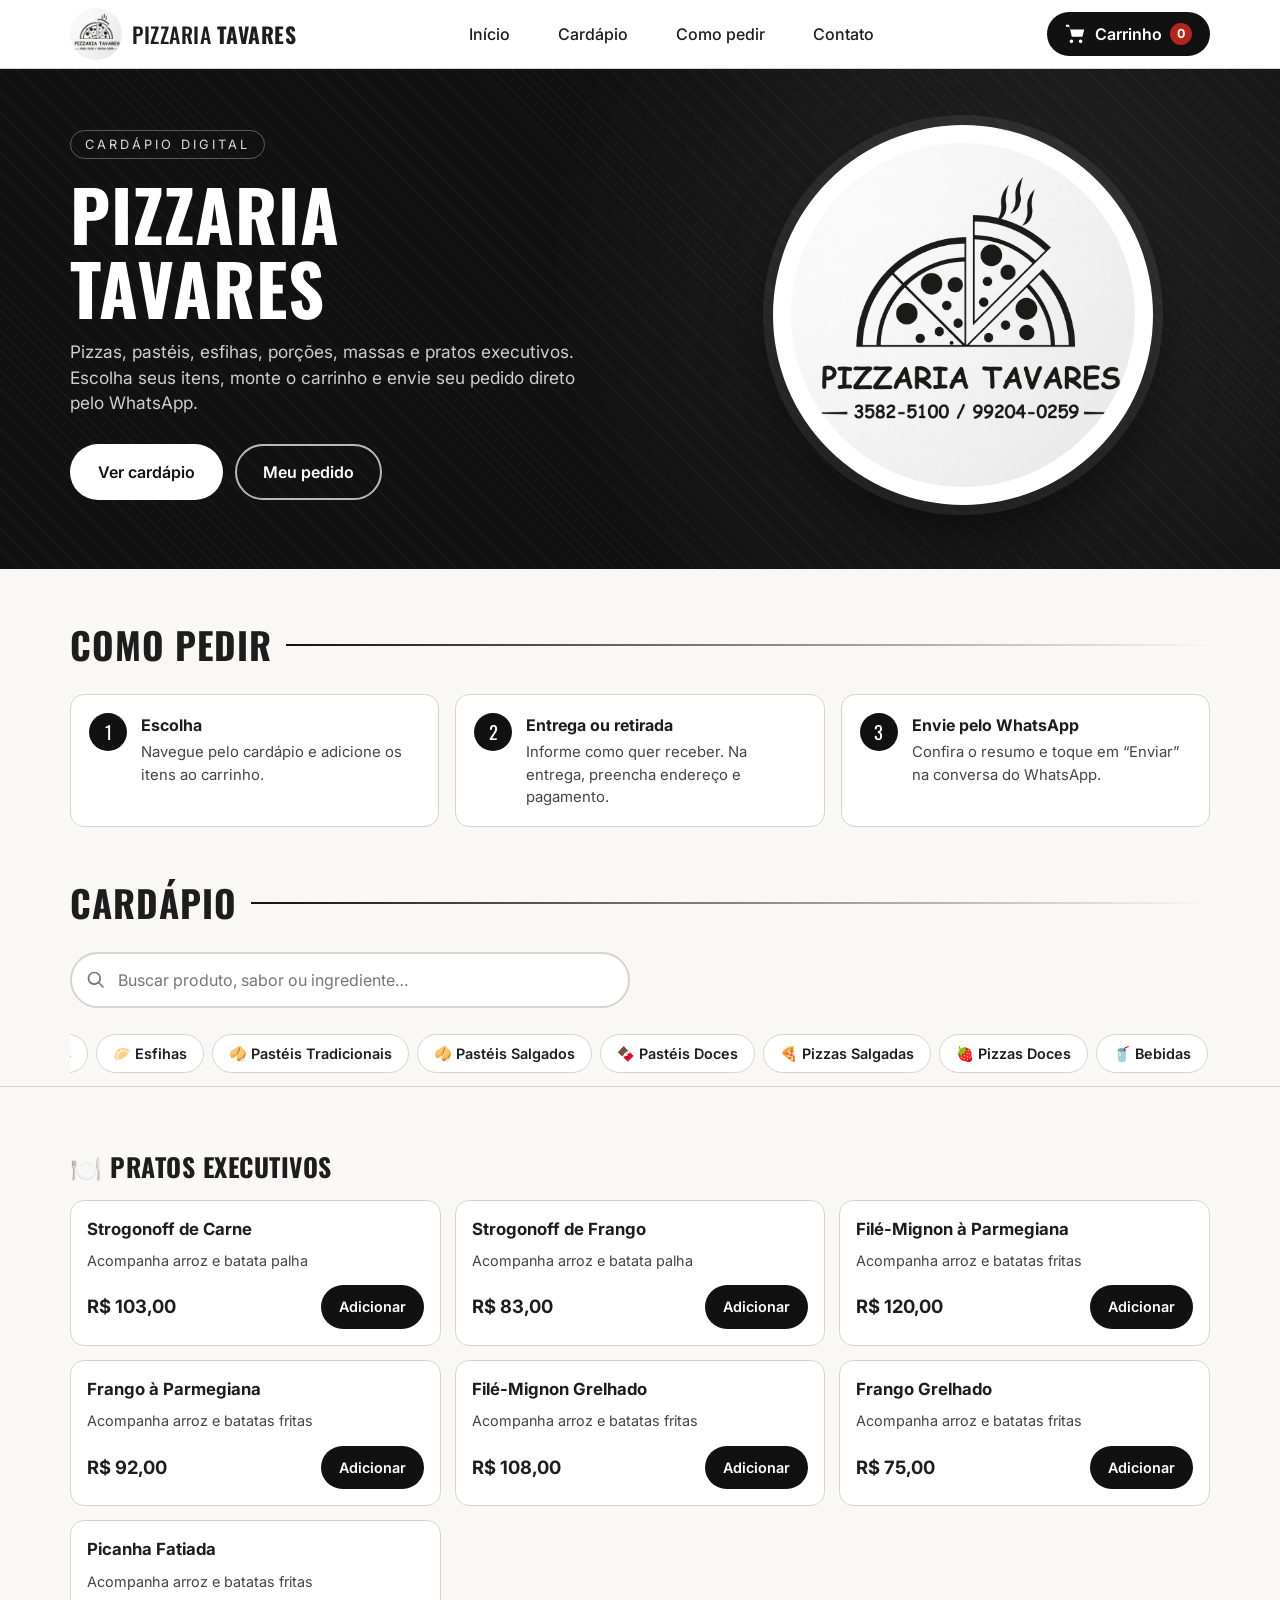
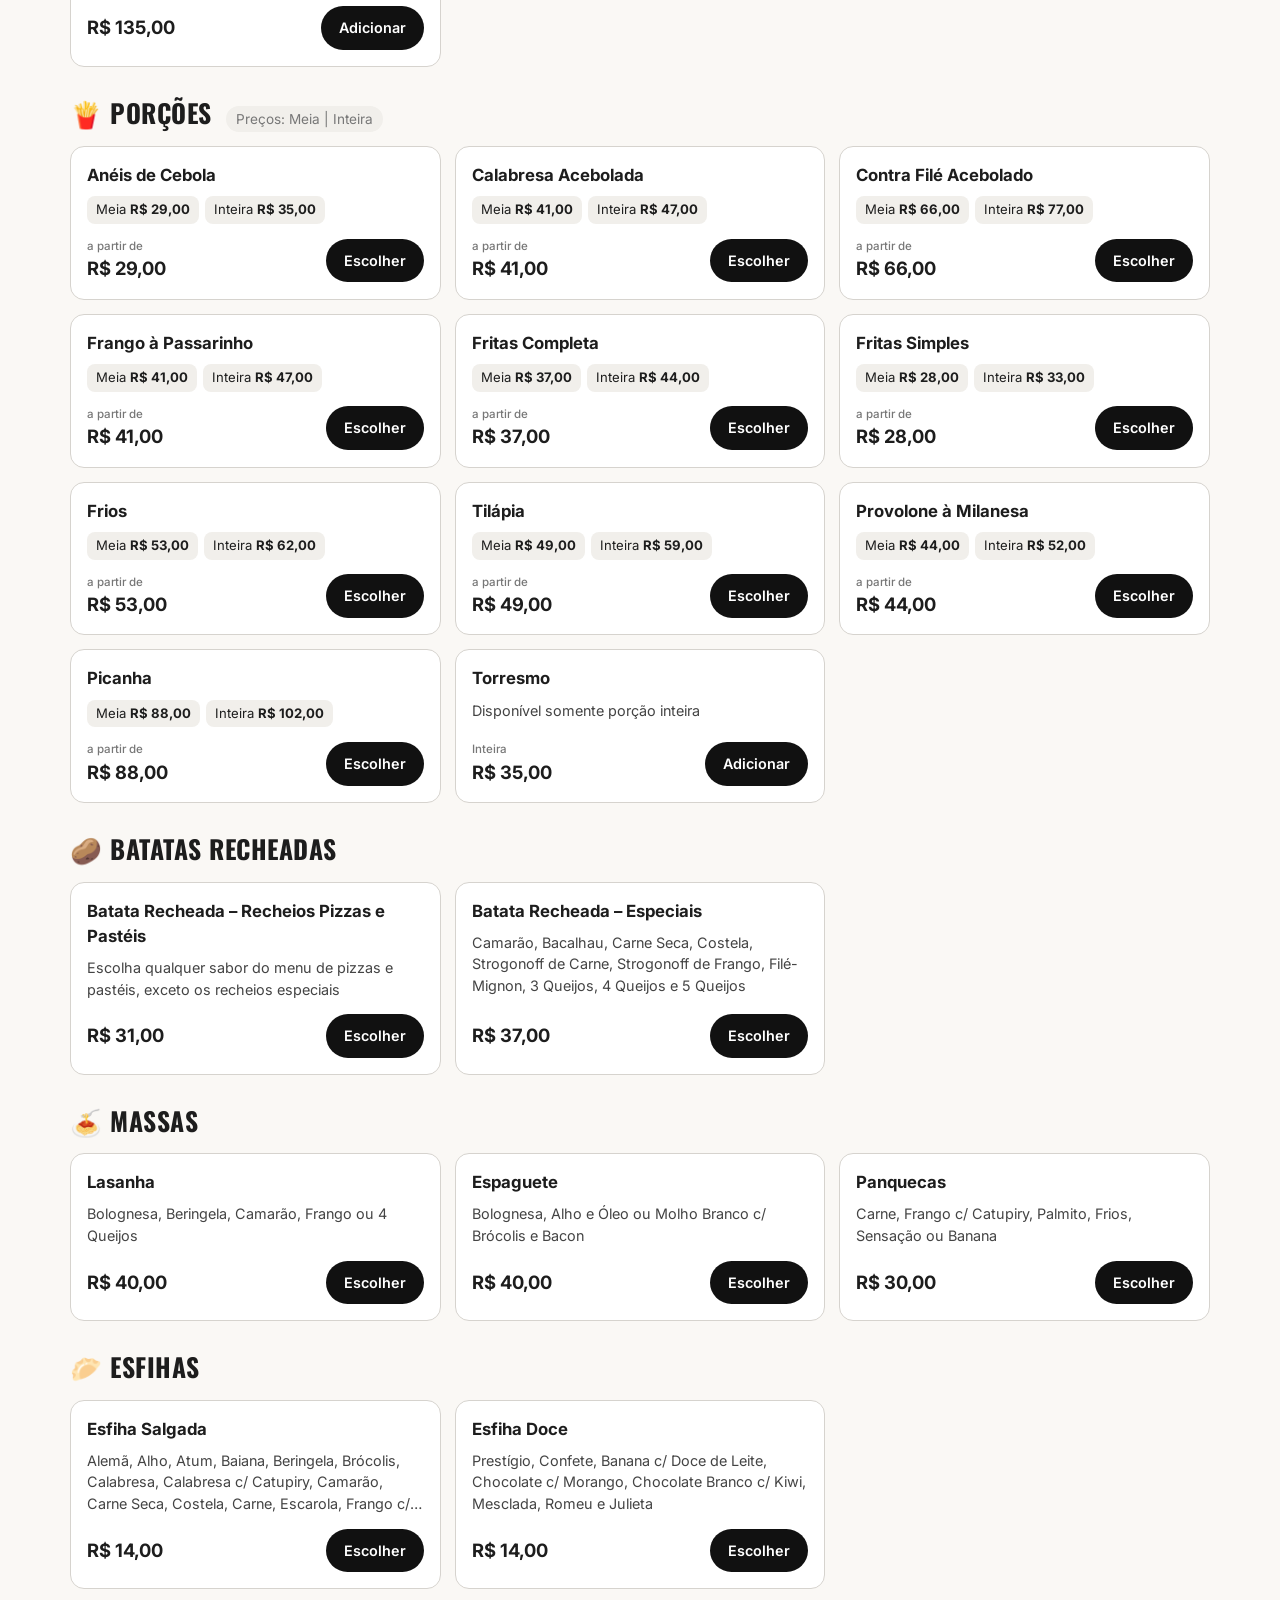
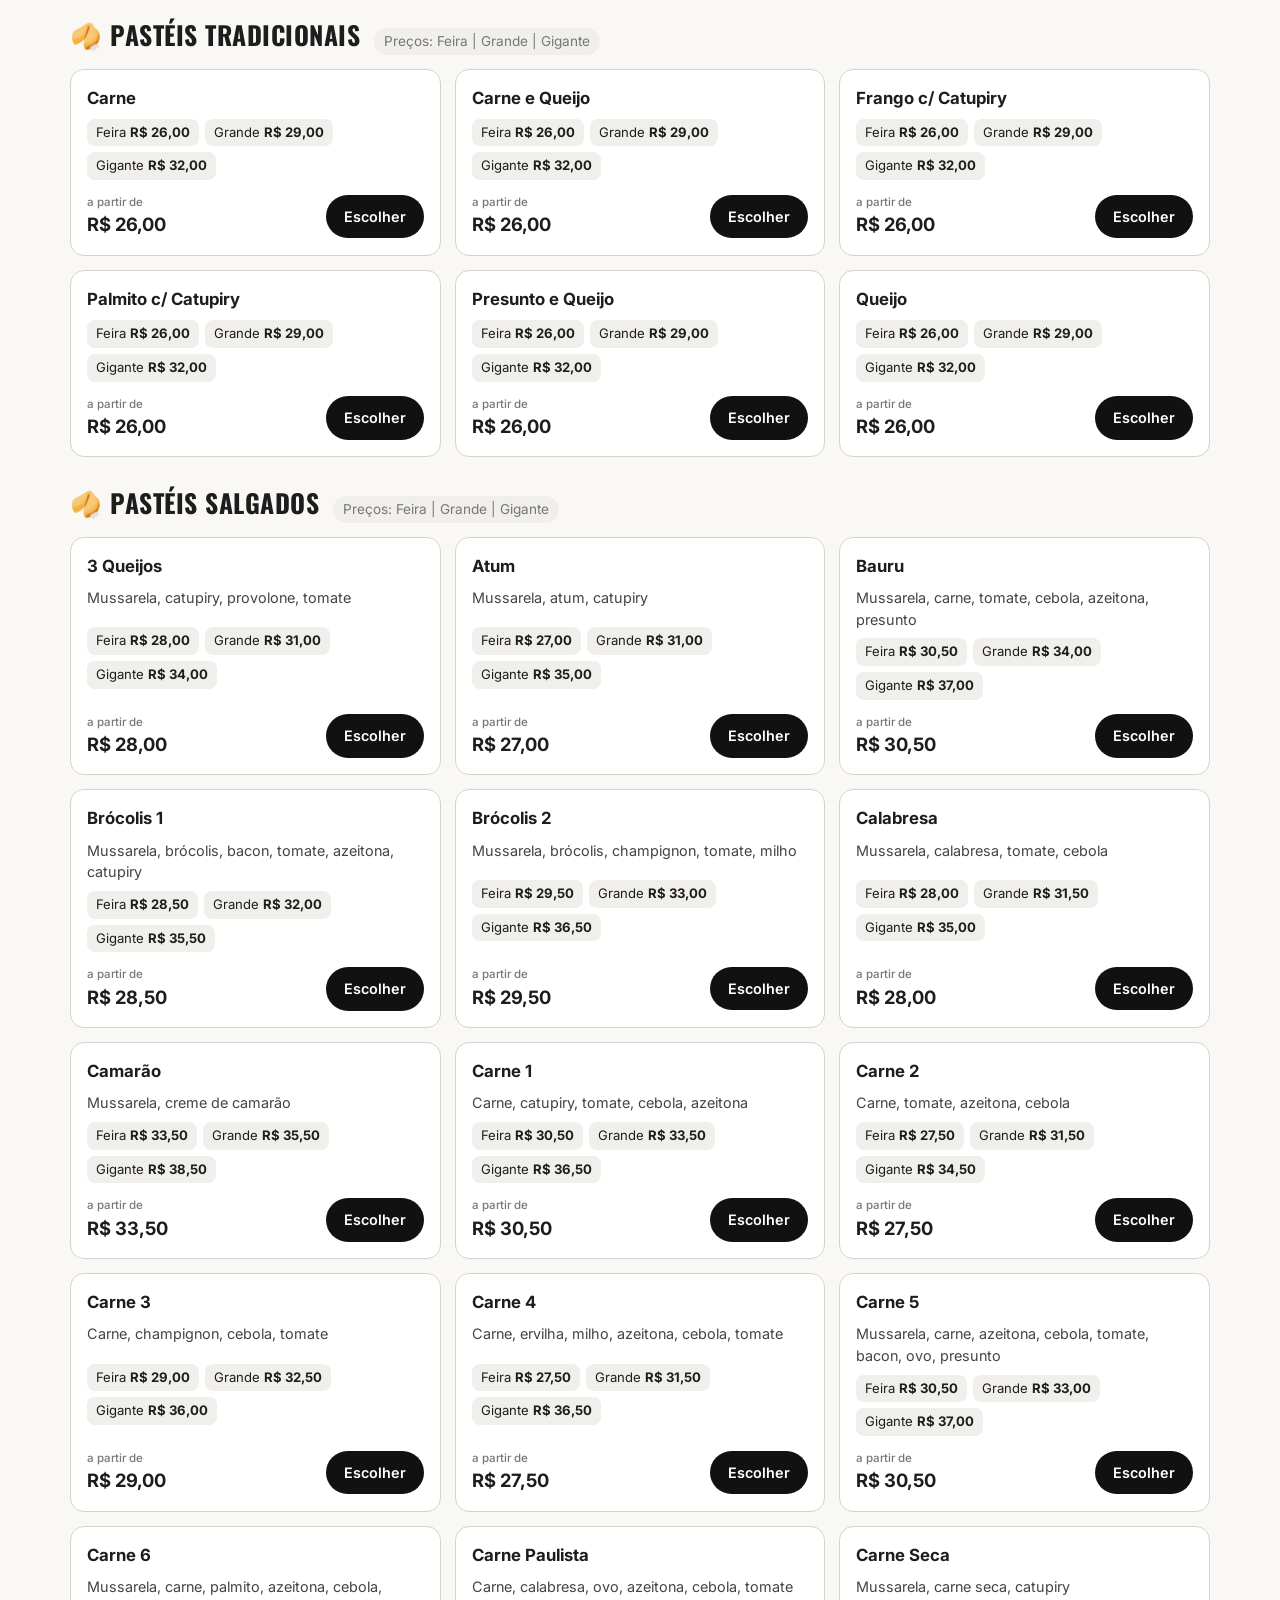
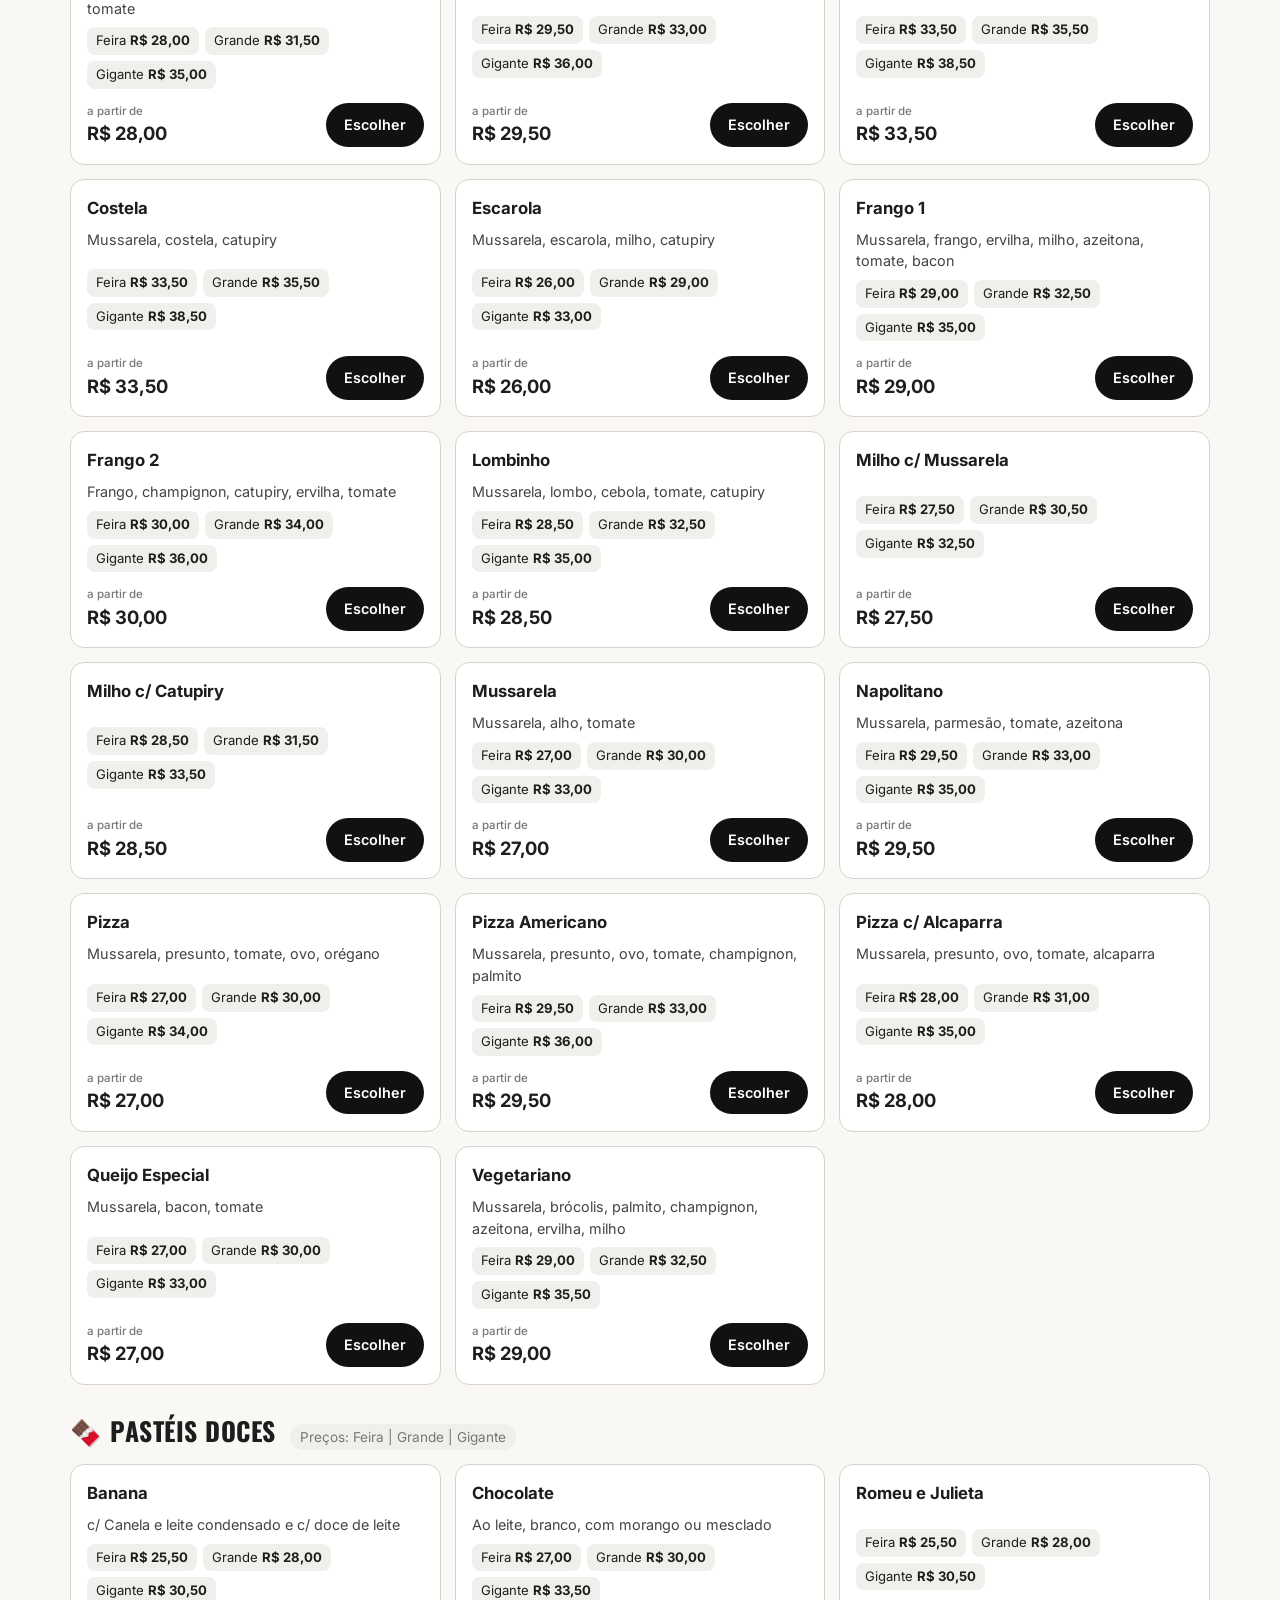
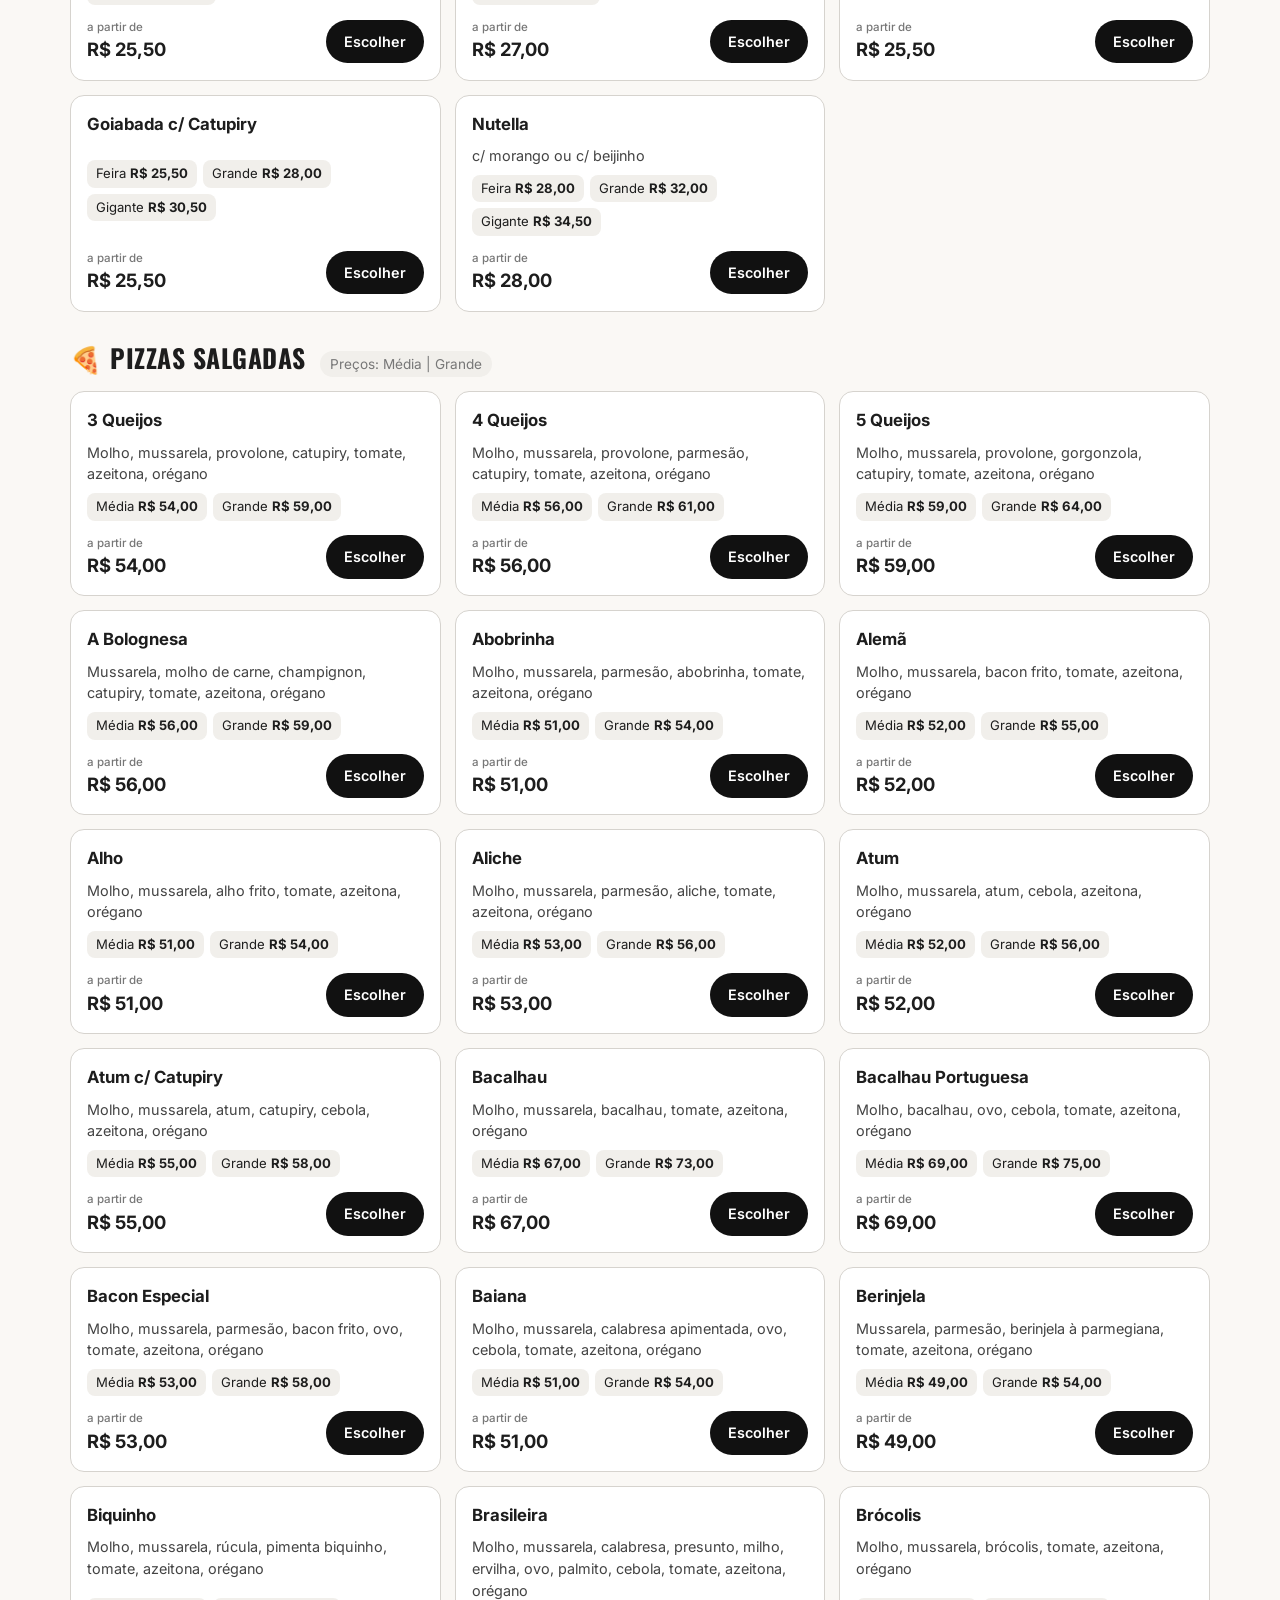
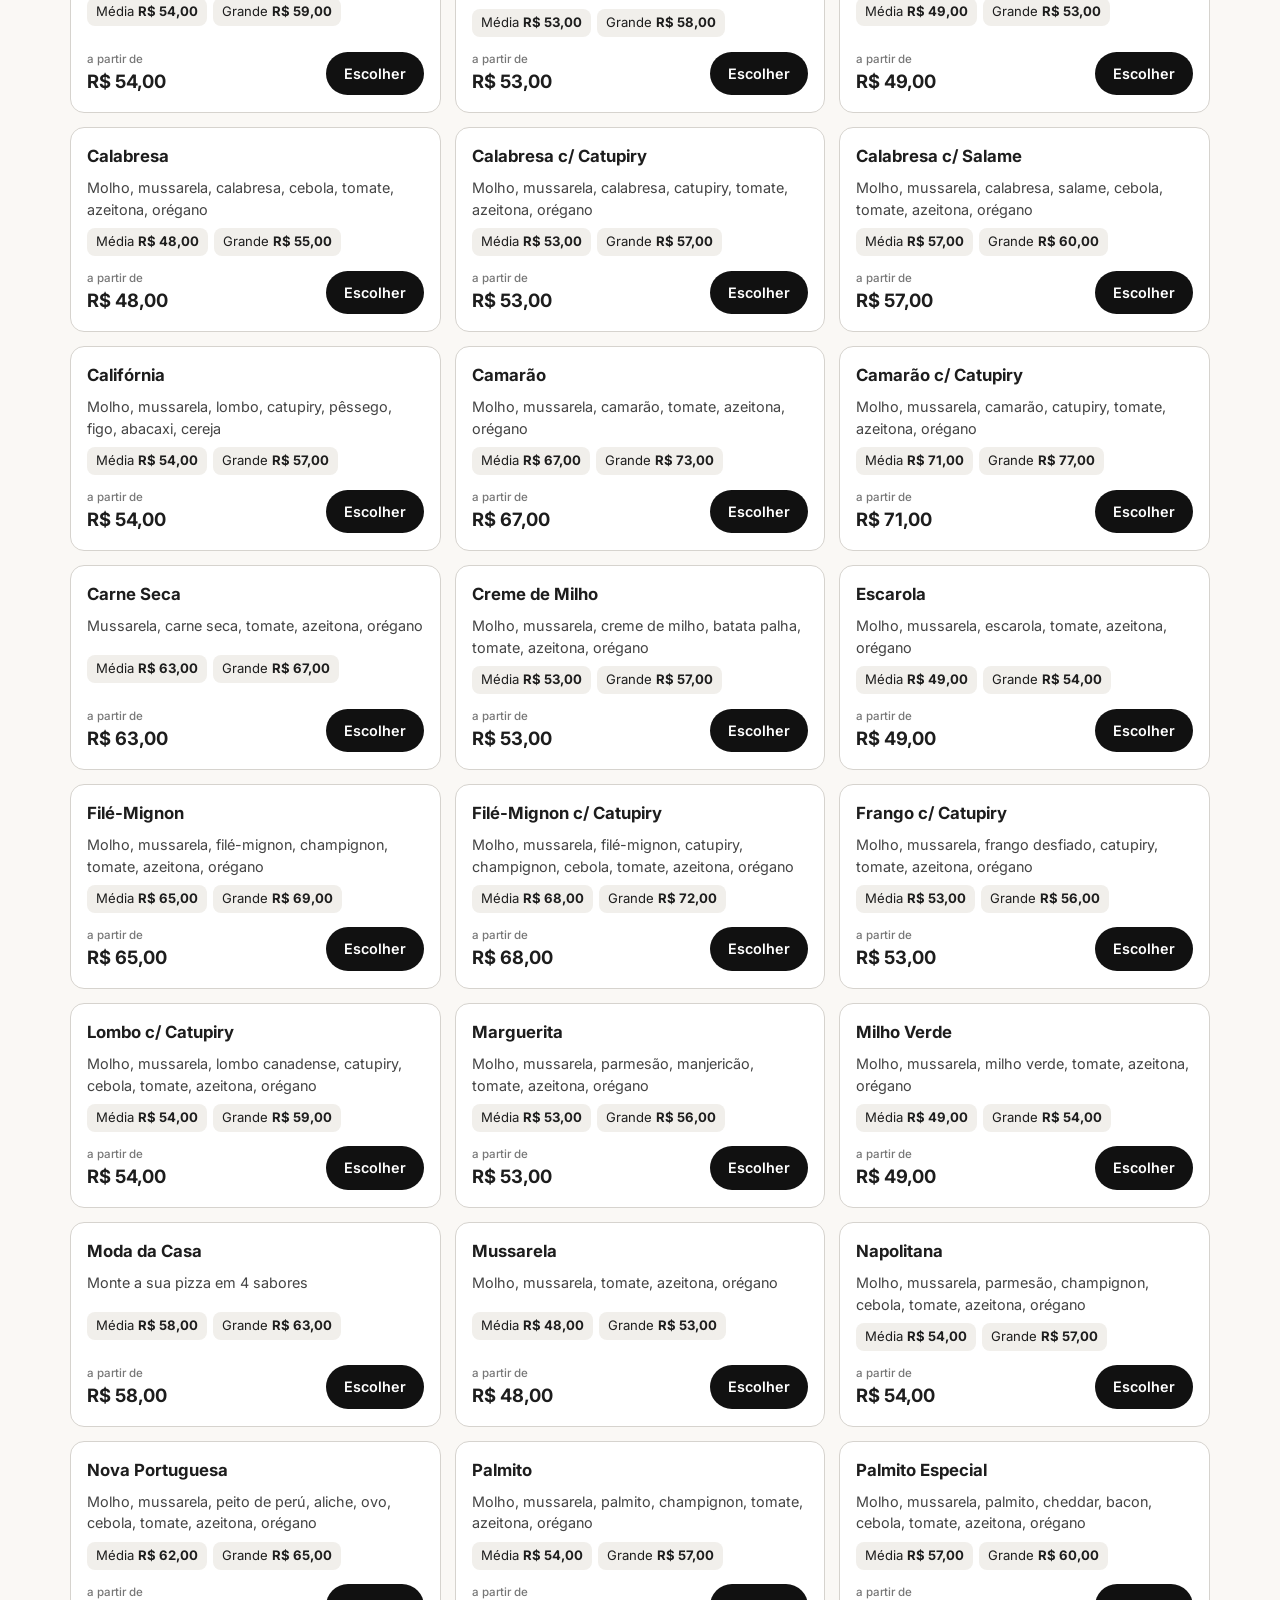
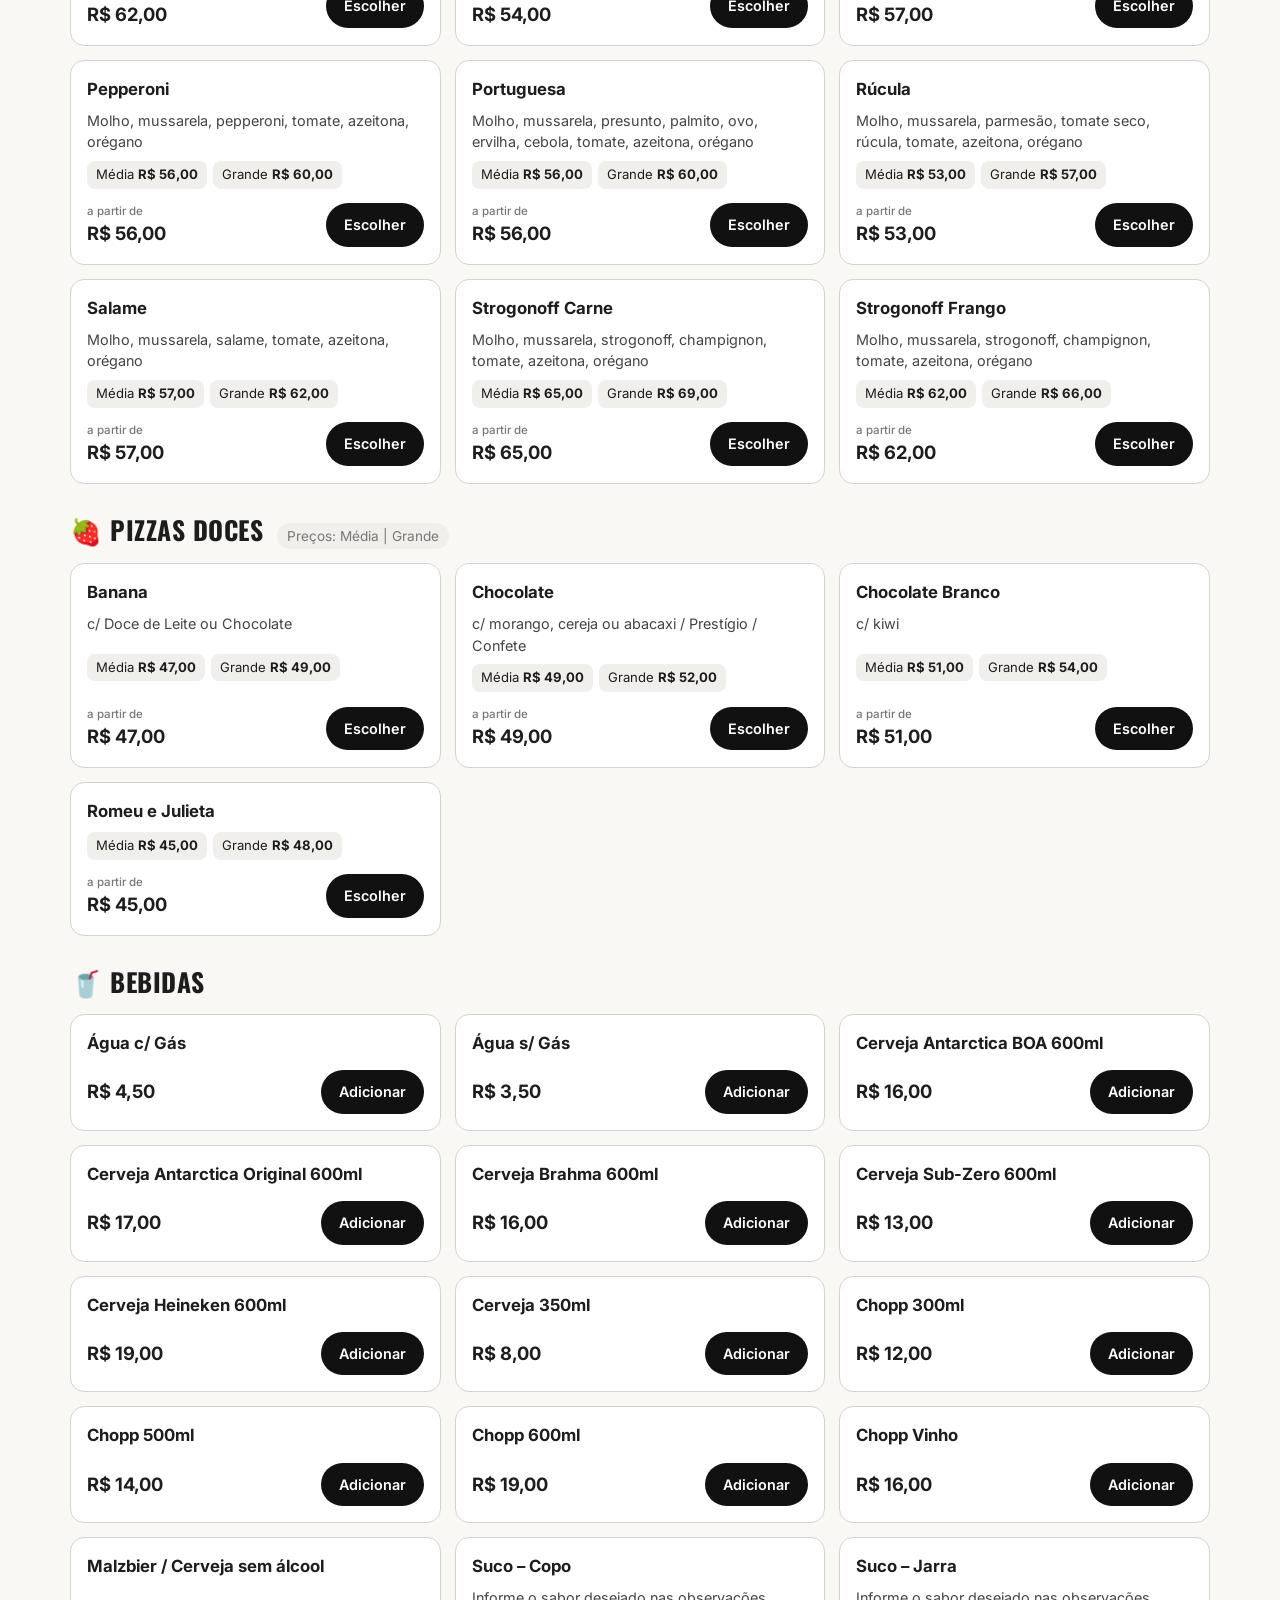
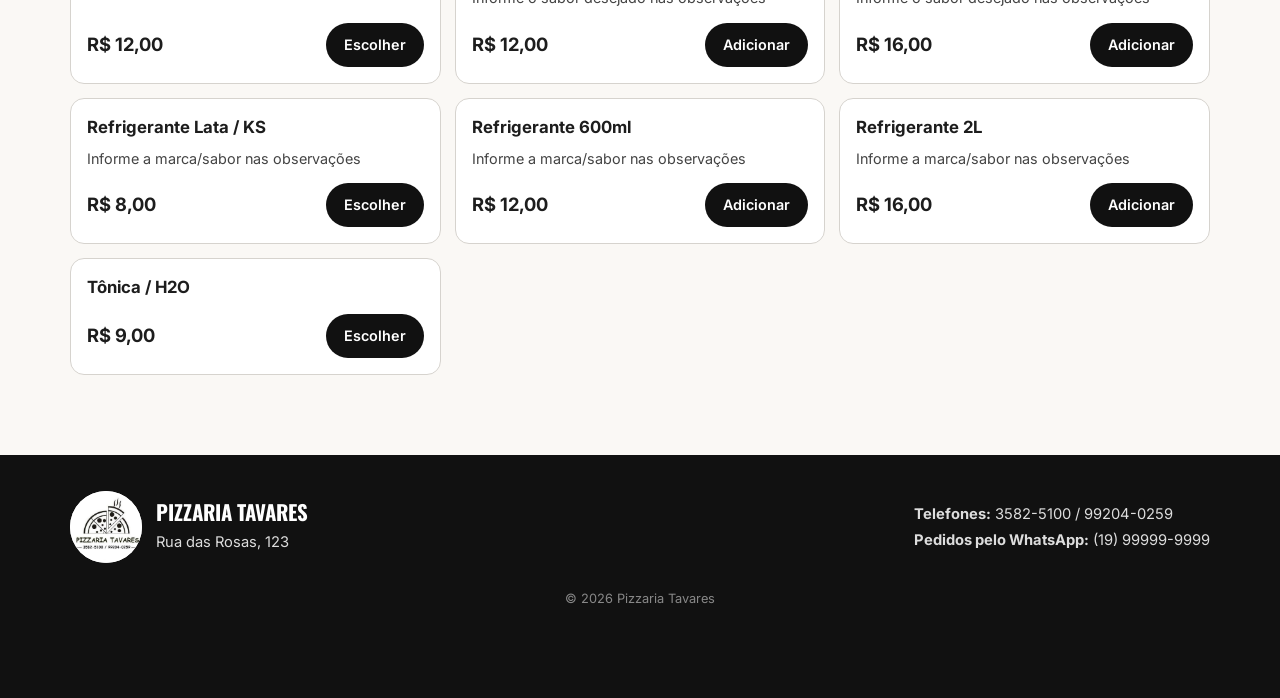
<file: index.html>
<!doctype html>
<html lang="pt-BR">
  <head>
    <meta charset="UTF-8" />
    <meta
      name="viewport"
      content="width=device-width, initial-scale=1.0, viewport-fit=cover"
    />
    <title>Pizzaria Tavares — Cardápio Digital e Pedidos</title>
    <meta
      name="description"
      content="Cardápio digital da Pizzaria Tavares: pizzas, pastéis, esfihas, porções, massas, pratos executivos e bebidas. Monte seu pedido e envie pelo WhatsApp."
    />
    <meta name="theme-color" content="#111111" />
    <link rel="icon" type="image/png" href="assets/favicon.png" />
    <link rel="preconnect" href="https://fonts.googleapis.com" />
    <link rel="preconnect" href="https://fonts.gstatic.com" crossorigin />
    <link
      href="https://fonts.googleapis.com/css2?family=Oswald:wght@500;600;700&family=Inter:wght@400;500;600;700&display=swap"
      rel="stylesheet"
    />
    <link rel="stylesheet" href="css/style.css" />
  </head>
  <body>
    <a class="skip-link" href="#cardapio">Pular para o cardápio</a>

    <!-- ================= CABEÇALHO ================= -->
    <header class="site-header" id="topo">
      <div class="container header-inner">
        <a href="#topo" class="brand" aria-label="Pizzaria Tavares — início">
          <img
            src="assets/logo.jpg"
            alt="Logo Pizzaria Tavares"
            class="brand-logo"
            width="52"
            height="52"
          />
          <span class="brand-name">Pizzaria <strong>Tavares</strong></span>
        </a>

        <nav class="main-nav" aria-label="Navegação principal">
          <a href="#topo">Início</a>
          <a href="#cardapio">Cardápio</a>
          <a href="#como-pedir">Como pedir</a>
          <a href="#contato">Contato</a>
        </nav>

        <button
          type="button"
          class="cart-toggle"
          id="cartToggle"
          aria-label="Abrir carrinho"
          aria-controls="cartDrawer"
          aria-expanded="false"
        >
          <svg viewBox="0 0 24 24" aria-hidden="true">
            <path
              d="M7 18a2 2 0 1 0 0 4 2 2 0 0 0 0-4Zm10 0a2 2 0 1 0 0 4 2 2 0 0 0 0-4ZM5.2 4l.6 3H21l-2 8H7.4L4.4 2H1v2h4.2Z"
              fill="currentColor"
            />
          </svg>
          <span class="cart-toggle-label">Carrinho</span>
          <span class="cart-badge" id="cartBadge" aria-live="polite">0</span>
        </button>
      </div>
    </header>

    <main>
      <!-- ================= HERO ================= -->
      <section class="hero" aria-labelledby="heroTitle">
        <div class="container hero-inner">
          <div class="hero-text">
            <span class="hero-eyebrow">Cardápio digital</span>
            <h1 id="heroTitle">Pizzaria <span>Tavares</span></h1>
            <p>
              Pizzas, pastéis, esfihas, porções, massas e pratos executivos.
              Escolha seus itens, monte o carrinho e envie seu pedido direto
              pelo WhatsApp.
            </p>
            <div class="hero-actions">
              <a href="#cardapio" class="btn btn-primary btn-lg"
                >Ver cardápio</a
              >
              <button
                type="button"
                class="btn btn-outline btn-lg"
                data-open-cart
              >
                Meu pedido
              </button>
            </div>
          </div>
          <div class="hero-logo-wrap">
            <img
              src="assets/logo.jpg"
              alt="Pizzaria Tavares"
              class="hero-logo"
              width="420"
              height="420"
            />
          </div>
        </div>
      </section>

      <!-- ================= COMO PEDIR ================= -->
      <section class="how" id="como-pedir" aria-labelledby="howTitle">
        <div class="container">
          <h2 id="howTitle" class="section-title">Como pedir</h2>
          <ol class="how-steps">
            <li>
              <span class="how-num">1</span>
              <div>
                <strong>Escolha</strong>
                <p>Navegue pelo cardápio e adicione os itens ao carrinho.</p>
              </div>
            </li>
            <li>
              <span class="how-num">2</span>
              <div>
                <strong>Entrega ou retirada</strong>
                <p>
                  Informe como quer receber. Na entrega, preencha endereço e
                  pagamento.
                </p>
              </div>
            </li>
            <li>
              <span class="how-num">3</span>
              <div>
                <strong>Envie pelo WhatsApp</strong>
                <p>
                  Confira o resumo e toque em “Enviar” na conversa do WhatsApp.
                </p>
              </div>
            </li>
          </ol>
        </div>
      </section>

      <!-- ================= CARDÁPIO ================= -->
      <section class="menu-section" id="cardapio" aria-labelledby="menuTitle">
        <div class="container">
          <h2 id="menuTitle" class="section-title">Cardápio</h2>

          <div class="menu-search">
            <label for="searchInput" class="visually-hidden"
              >Buscar no cardápio</label
            >
            <svg viewBox="0 0 24 24" aria-hidden="true">
              <path
                fill="currentColor"
                d="M10 2a8 8 0 0 1 6.3 12.9l5.4 5.4-1.4 1.4-5.4-5.4A8 8 0 1 1 10 2Zm0 2a6 6 0 1 0 0 12 6 6 0 0 0 0-12Z"
              />
            </svg>
            <input
              type="search"
              id="searchInput"
              placeholder="Buscar produto, sabor ou ingrediente…"
              autocomplete="off"
            />
            <button
              type="button"
              class="search-clear"
              id="searchClear"
              aria-label="Limpar busca"
              hidden
            >
              ×
            </button>
          </div>
        </div>

        <nav class="category-bar" aria-label="Categorias do cardápio">
          <div class="container">
            <div class="category-scroll" id="categoryNav"></div>
          </div>
        </nav>

        <div class="container">
          <p class="search-status" id="searchStatus" aria-live="polite"></p>
          <div id="menuContainer" class="menu-container">
            <div class="loading-state" role="status">
              <span class="spinner"></span> Carregando cardápio…
            </div>
          </div>
        </div>
      </section>
    </main>

    <!-- ================= RODAPÉ ================= -->
    <footer class="site-footer" id="contato">
      <div class="container footer-inner">
        <div class="footer-brand">
          <img src="assets/logo.png" alt="" width="72" height="72" />
          <div>
            <strong>Pizzaria Tavares</strong>
            <p id="footerAddress"></p>
          </div>
        </div>
        <div class="footer-contact">
          <p><strong>Telefones:</strong> 3582-5100 / 99204-0259</p>
          <p>
            <strong>Pedidos pelo WhatsApp:</strong>
            <span id="footerWhats"></span>
          </p>
        </div>
      </div>
      <p class="footer-copy">© <span id="year"></span> Pizzaria Tavares</p>
    </footer>

    <!-- Barra flutuante do carrinho (mobile) -->
    <button
      type="button"
      class="floating-cart"
      id="floatingCart"
      data-open-cart
      hidden
    >
      <span class="floating-cart-qty" id="floatingQty">0 itens</span>
      <span>Ver carrinho</span>
      <strong id="floatingTotal">R$ 0,00</strong>
    </button>

    <div class="overlay" id="overlay" hidden></div>

    <!-- ================= CARRINHO ================= -->
    <aside
      class="cart-drawer"
      id="cartDrawer"
      aria-label="Carrinho de compras"
      aria-hidden="true"
      tabindex="-1"
    >
      <div class="drawer-header">
        <h2>Seu pedido</h2>
        <button
          type="button"
          class="icon-btn"
          data-close-cart
          aria-label="Fechar carrinho"
        >
          ×
        </button>
      </div>
      <div class="drawer-body" id="cartItems"></div>
      <div class="drawer-footer" id="cartFooter">
        <div class="totals-row">
          <span>Subtotal</span><strong id="cartSubtotal">R$ 0,00</strong>
        </div>
        <p class="totals-hint">
          Taxa de entrega de <span id="feeHint"></span> aplicada somente para
          entrega.
        </p>
        <button
          type="button"
          class="btn btn-primary btn-block btn-lg"
          id="checkoutBtn"
        >
          Finalizar pedido
        </button>
        <button type="button" class="btn btn-text btn-block" id="clearCartBtn">
          Esvaziar carrinho
        </button>
      </div>
    </aside>

    <!-- ================= MODAL DE PRODUTO ================= -->
    <div
      class="modal"
      id="productModal"
      role="dialog"
      aria-modal="true"
      aria-labelledby="pmTitle"
      hidden
    >
      <div class="modal-box">
        <button
          type="button"
          class="icon-btn modal-close"
          data-close-modal
          aria-label="Fechar"
        >
          ×
        </button>
        <form id="productForm" novalidate>
          <div class="modal-head">
            <span class="pm-category" id="pmCategory"></span>
            <h3 id="pmTitle"></h3>
            <p id="pmDesc" class="pm-desc"></p>
          </div>
          <div class="modal-content" id="pmOptions"></div>
          <div class="modal-foot">
            <div class="qty-control" aria-label="Quantidade">
              <button
                type="button"
                class="qty-btn"
                id="pmMinus"
                aria-label="Diminuir quantidade"
              >
                −
              </button>
              <span id="pmQty" aria-live="polite">1</span>
              <button
                type="button"
                class="qty-btn"
                id="pmPlus"
                aria-label="Aumentar quantidade"
              >
                +
              </button>
            </div>
            <button type="submit" class="btn btn-primary btn-lg pm-add">
              Adicionar <strong id="pmTotal"></strong>
            </button>
          </div>
        </form>
      </div>
    </div>

    <!-- ================= MODAL DE FINALIZAÇÃO ================= -->
    <div
      class="modal"
      id="checkoutModal"
      role="dialog"
      aria-modal="true"
      aria-labelledby="coTitle"
      hidden
    >
      <div class="modal-box modal-checkout">
        <button
          type="button"
          class="icon-btn modal-close"
          data-close-checkout
          aria-label="Fechar"
        >
          ×
        </button>
        <div class="modal-head">
          <h3 id="coTitle">Finalizar pedido</h3>
          <ol class="stepper" id="stepper" aria-label="Etapas"></ol>
        </div>
        <div class="modal-content" id="checkoutContent"></div>
        <div class="modal-foot checkout-foot">
          <button type="button" class="btn btn-outline" id="coBack">
            Voltar
          </button>
          <button type="button" class="btn btn-primary" id="coNext">
            Continuar
          </button>
        </div>
      </div>
    </div>

    <div class="toast" id="toast" role="status" aria-live="polite"></div>

    <script src="js/config.js"></script>
    <script src="js/products.js"></script>
    <script src="js/cart.js"></script>
    <script src="js/checkout.js"></script>
    <script src="js/main.js"></script>
  </body>
</html>
</file>
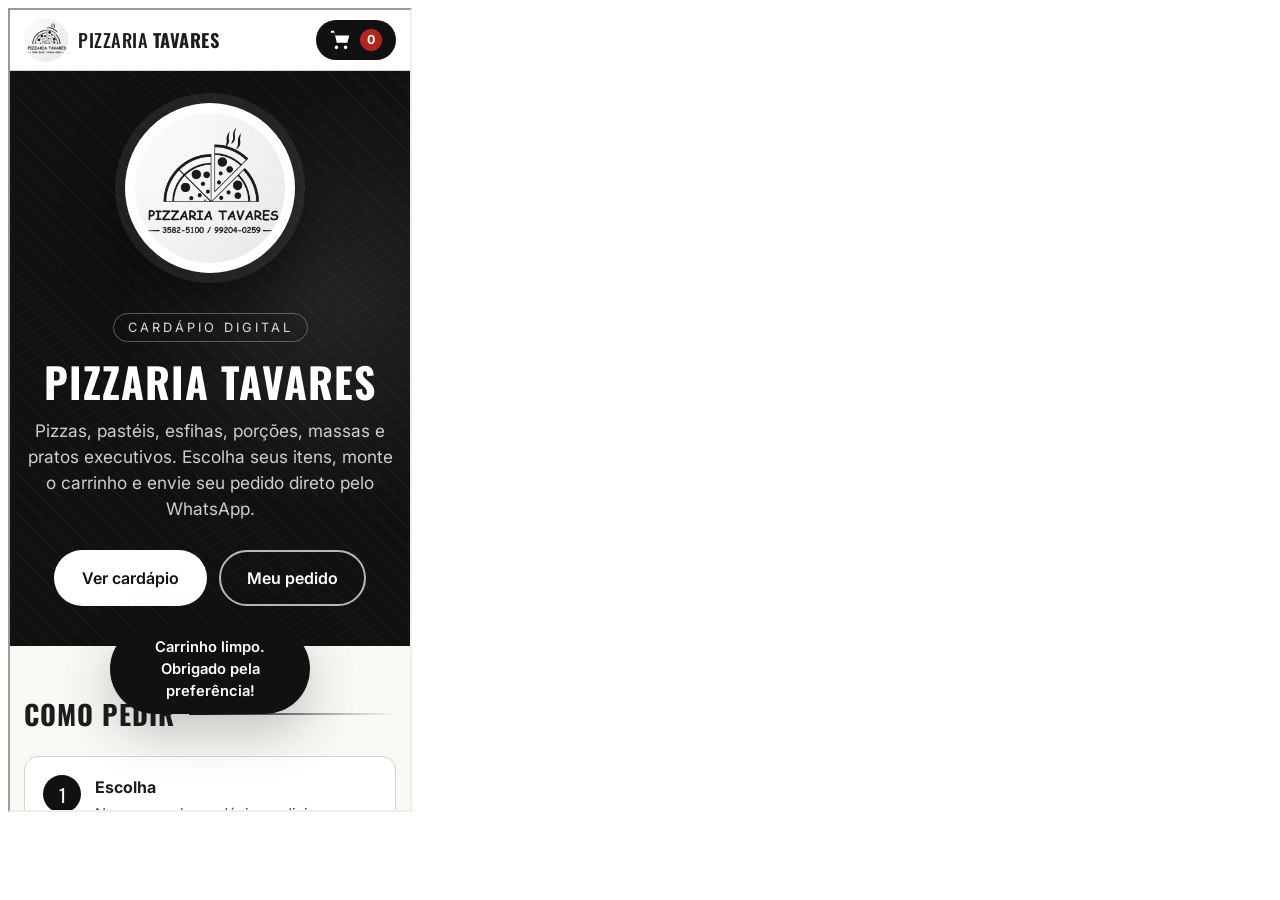
<file: tests/ui-flow.html>
<!DOCTYPE html><html><head><meta charset="utf-8"></head><body>
<iframe id="f" src="../index.html" style="width:400px;height:800px"></iframe>
<script>
const fr = document.getElementById('f');
const fails = []; const ok = (c, m) => { if (!c) fails.push(m); };
const wait = (ms) => new Promise(r => setTimeout(r, ms));
fr.onload = async () => {
  const w = fr.contentWindow, d = w.document, $ = (s) => d.querySelector(s);
  w.Cart = w.eval('Cart'); w.Checkout = w.eval('Checkout');
  w.localStorage.clear(); w.Cart.clear();
  w.open = (u) => { w.__opened = u; return {}; };
  // checkout vazio
  w.Checkout.open(); ok($('#checkoutModal').hidden, 'checkout vazio não deve abrir');
  // quick add bebida
  $('[data-add="beb-agua-s-gas"]').click(); ok(w.Cart.count() === 1, 'quick add');
  // modal pizza sem tamanho
  $('[data-add="pizsal-calabresa"]').click(); ok(!$('#productModal').hidden, 'modal abre');
  $('#productForm .pm-add').click(); ok(!$('#pmError').hidden, 'erro tamanho');
  $('input[name="size"][value="1"]').click(); $('#pmPlus').click();
  ok($('#pmTotal').textContent.includes('110,00'), 'total modal ' + $('#pmTotal').textContent);
  $('#productForm .pm-add').click(); ok($('#productModal').hidden && w.Cart.count() === 3, 'add pizza');
  ok(w.Cart.subtotal() === 350 + 11000, 'subtotal');
  // drawer
  $('#cartToggle').click(); ok($('#cartDrawer').classList.contains('open'), 'drawer');
  $('[data-inc]').click(); ok(w.Cart.count() === 4, 'inc');
  $('[data-dec]').click(); ok(w.Cart.count() === 3, 'dec');
  $('#checkoutBtn').click(); ok(!$('#checkoutModal').hidden, 'checkout abre');
  // sem modalidade
  $('#coNext').click(); ok(!$('#modeError').hidden, 'exige modalidade');
  // retirada -> review direto
  $('input[name="mode"][value="retirada"]').click();
  $('#coNext').click(); ok(!!$('#fNotes') && !$('#fStreet') && !$('input[name="payment"]'), 'retirada vai p/ revisão');
  ok(d.querySelectorAll('#stepper li').length === 2, 'retirada 2 etapas');
  $('#coBack').click();
  $('input[name="mode"][value="entrega"]').click();
  ok(d.querySelectorAll('#stepper li').length === 4, 'entrega 4 etapas');
  $('#coNext').click(); ok(!!$('#fStreet'), 'endereço');
  $('#coNext').click(); ok(!$('#addrError').hidden, 'endereço obrigatório');
  const type = (sel, v) => { const i = $(sel); i.value = v; i.dispatchEvent(new w.Event('input', { bubbles: true })); };
  type('#fStreet', 'Rua A'); type('#fNumber', '5'); type('#fDistrict', 'Centro');
  $('#coNext').click(); ok(!!$('input[name="payment"]'), 'pagamento');
  $('#coNext').click(); ok(!$('#payError').hidden, 'pagamento obrigatório');
  $('input[value="pix"]').click(); ok(!$('input[name="needChange"]'), 'pix sem troco');
  $('input[value="credito"]').click(); ok(!$('input[name="needChange"]'), 'crédito sem troco');
  $('input[value="dinheiro"]').click(); ok(!!$('input[name="needChange"]'), 'dinheiro com troco');
  $('input[name="needChange"][value="sim"]').click(); ok(!!$('#fChange'), 'campo troco');
  $('#coNext').click(); ok(!$('#payError').hidden, 'troco obrigatório');
  type('#fChange', '50'); $('#coNext').click(); ok(!$('#payError').hidden && !!$('#fChange'), 'troco insuficiente (total 118,50)');
  type('#fChange', '150'); ok($('#changeInfo').textContent.includes('31,50'), 'troco estimado ' + $('#changeInfo').textContent);
  $('#coNext').click(); ok(!!$('#fNotes'), 'revisão');
  ok($('#checkoutContent').textContent.includes('R$ 118,50'), 'total revisão');
  $('#coNext').click();
  ok(w.__opened && w.__opened.startsWith('https://wa.me/5519999999999?text='), 'abre whatsapp');
  ok(w.Cart.count() === 3, 'carrinho não limpo antes');
  ok(!!$('#doneBtn'), 'tela pós-envio');
  console.log(decodeURIComponent(w.__opened.split('text=')[1]));
  $('#doneBtn').click(); ok(w.Cart.isEmpty(), 'limpa após confirmar');
  console.log(fails.length ? 'FALHAS: ' + fails.join(' | ') : 'UI: TODOS OS TESTES PASSARAM');
};
</script></body></html>
</file>
<file: css/style.css>
/* =========================================================
   PIZZARIA TAVARES — Estilos
   Paleta baseada na logo (preto e branco) + acento quente discreto.
   ========================================================= */
:root {
  --black: #111111;
  --ink: #1d1d1d;
  --gray-700: #444;
  --gray-500: #777;
  --gray-300: #d6d3ce;
  --gray-100: #f1efeb;
  --paper: #faf8f5;
  --white: #ffffff;
  --accent: #b3261e; /* acento quente (molho de tomate) usado com moderação */
  --accent-soft: #fbeceb;
  --success: #1e7d3c;
  --success-soft: #e7f4ec;
  --error: #b3261e;

  --radius: 14px;
  --radius-sm: 10px;
  --shadow-sm: 0 1px 3px rgba(0, 0, 0, 0.08);
  --shadow: 0 6px 20px rgba(0, 0, 0, 0.08);
  --shadow-lg: 0 18px 50px rgba(0, 0, 0, 0.22);
  --header-h: 68px;
  --font-title: "Oswald", "Arial Narrow", sans-serif;
  --font-body:
    "Inter", system-ui, -apple-system, "Segoe UI", Roboto, sans-serif;
  --ease: cubic-bezier(0.2, 0.7, 0.2, 1);
}

*,
*::before,
*::after {
  box-sizing: border-box;
}
html {
  scroll-behavior: smooth;
  scroll-padding-top: calc(var(--header-h) + 64px);
}
body {
  margin: 0;
  font-family: var(--font-body);
  color: var(--ink);
  background: var(--paper);
  line-height: 1.5;
  -webkit-font-smoothing: antialiased;
}
body.no-scroll {
  overflow: hidden;
}
img {
  max-width: 100%;
  display: block;
}
button,
input,
select,
textarea {
  font: inherit;
  color: inherit;
}
button {
  cursor: pointer;
}
a {
  color: inherit;
}
[hidden] {
  display: none !important;
}

.container {
  width: 100%;
  max-width: 1180px;
  margin: 0 auto;
  padding: 0 20px;
}
.visually-hidden {
  position: absolute !important;
  width: 1px;
  height: 1px;
  overflow: hidden;
  clip: rect(0 0 0 0);
  white-space: nowrap;
}
.skip-link {
  position: absolute;
  left: -999px;
  top: 8px;
  background: var(--black);
  color: #fff;
  padding: 8px 14px;
  border-radius: 8px;
  z-index: 999;
}
.skip-link:focus {
  left: 8px;
}
:focus-visible {
  outline: 3px solid var(--accent);
  outline-offset: 2px;
}

/* ---------- Botões ---------- */
.btn {
  display: inline-flex;
  align-items: center;
  justify-content: center;
  gap: 8px;
  border: 2px solid transparent;
  border-radius: 999px;
  padding: 10px 20px;
  font-weight: 600;
  font-size: 0.95rem;
  text-decoration: none;
  transition:
    transform 0.15s var(--ease),
    background 0.2s,
    color 0.2s,
    box-shadow 0.2s,
    opacity 0.2s;
  -webkit-tap-highlight-color: transparent;
}
.btn:active {
  transform: scale(0.97);
}
.btn:disabled,
.btn[aria-disabled="true"] {
  opacity: 0.45;
  cursor: not-allowed;
  transform: none;
}
.btn-lg {
  padding: 14px 26px;
  font-size: 1rem;
}
.btn-block {
  width: 100%;
}
.btn-primary {
  background: var(--black);
  color: var(--white);
}
.btn-primary:hover:not(:disabled) {
  background: #000;
  box-shadow: 0 6px 18px rgba(0, 0, 0, 0.25);
}
.btn-outline {
  background: transparent;
  border-color: var(--black);
  color: var(--black);
}
.btn-outline:hover:not(:disabled) {
  background: var(--black);
  color: var(--white);
}
.btn-text {
  background: none;
  color: var(--gray-500);
  padding: 8px;
  font-weight: 500;
}
.btn-text:hover {
  color: var(--accent);
}
.btn-whatsapp {
  background: #1f9d55;
  color: #fff;
}
.btn-whatsapp:hover:not(:disabled) {
  background: #188546;
}
.icon-btn {
  width: 40px;
  height: 40px;
  border-radius: 50%;
  border: none;
  background: var(--gray-100);
  font-size: 1.5rem;
  line-height: 1;
  display: grid;
  place-items: center;
  transition: background 0.2s;
}
.icon-btn:hover {
  background: var(--gray-300);
}

/* ---------- Cabeçalho ---------- */
.site-header {
  position: sticky;
  top: 0;
  z-index: 50;
  background: rgba(255, 255, 255, 0.96);
  backdrop-filter: saturate(1.4) blur(8px);
  border-bottom: 1px solid var(--gray-300);
}
.header-inner {
  height: var(--header-h);
  display: flex;
  align-items: center;
  gap: 24px;
}
.brand {
  display: flex;
  align-items: center;
  gap: 10px;
  text-decoration: none;
}
.brand-logo {
  width: 52px;
  height: 52px;
  object-fit: contain;
  border-radius: 50%;
  background: #fff;
}
.brand-name {
  font-family: var(--font-title);
  font-size: 1.35rem;
  letter-spacing: 0.5px;
  text-transform: uppercase;
  font-weight: 500;
}
.brand-name strong {
  font-weight: 700;
}
.main-nav {
  display: flex;
  gap: 20px;
  margin: 0 auto;
}
.main-nav a {
  text-decoration: none;
  font-weight: 500;
  padding: 8px 14px;
  border-radius: 999px;
  transition: background 0.2s;
}
.main-nav a:hover {
  background: var(--gray-100);
}
.cart-toggle {
  position: relative;
  display: inline-flex;
  align-items: center;
  gap: 8px;
  background: var(--black);
  color: #fff;
  border: none;
  border-radius: 999px;
  padding: 10px 18px;
  font-weight: 600;
}
.cart-toggle svg {
  width: 22px;
  height: 22px;
}
.cart-badge {
  min-width: 22px;
  height: 22px;
  padding: 0 6px;
  border-radius: 999px;
  background: var(--accent);
  color: #fff;
  font-size: 0.78rem;
  font-weight: 700;
  display: inline-grid;
  place-items: center;
}
.cart-badge.bump {
  animation: bump 0.4s var(--ease);
}
@keyframes bump {
  0% {
    transform: scale(1);
  }
  40% {
    transform: scale(1.35);
  }
  100% {
    transform: scale(1);
  }
}

/* ---------- Hero ---------- */
.hero {
  background:
    radial-gradient(
      circle at 80% 40%,
      rgba(255, 255, 255, 0.08) 0,
      transparent 45%
    ),
    repeating-linear-gradient(
      45deg,
      rgba(255, 255, 255, 0.025) 0 2px,
      transparent 2px 14px
    ),
    var(--black);
  color: var(--white);
  padding: 56px 0 64px;
  overflow: hidden;
}
.hero-inner {
  display: grid;
  grid-template-columns: 1.1fr 0.9fr;
  gap: 40px;
  align-items: center;
}
.hero-eyebrow {
  display: inline-block;
  font-size: 0.8rem;
  letter-spacing: 3px;
  text-transform: uppercase;
  color: #ddd;
  border: 1px solid rgba(255, 255, 255, 0.3);
  border-radius: 999px;
  padding: 4px 14px;
}
.hero h1 {
  font-family: var(--font-title);
  font-size: clamp(2.6rem, 6vw, 4.4rem);
  line-height: 1.05;
  text-transform: uppercase;
  margin: 18px 0 14px;
  letter-spacing: 1px;
}
.hero h1 span {
  display: block;
}
.hero p {
  color: #cfcfcf;
  font-size: 1.08rem;
  max-width: 520px;
  margin: 0 0 28px;
}
.hero-actions {
  display: flex;
  gap: 12px;
  flex-wrap: wrap;
}
.hero .btn-primary {
  background: var(--white);
  color: var(--black);
}
.hero .btn-primary:hover {
  background: #eee;
}
.hero .btn-outline {
  border-color: rgba(255, 255, 255, 0.7);
  color: #fff;
}
.hero .btn-outline:hover {
  background: #fff;
  color: var(--black);
}
.hero-logo-wrap {
  display: flex;
  justify-content: center;
}
.hero-logo {
  width: min(380px, 80%);
  height: auto;
  aspect-ratio: 1;
  object-fit: contain;
  background: #fff;
  border-radius: 50%;
  padding: 18px;
  box-shadow:
    0 0 0 10px rgba(255, 255, 255, 0.08),
    0 30px 60px rgba(0, 0, 0, 0.5);
  animation: floaty 6s ease-in-out infinite;
}
@keyframes floaty {
  50% {
    transform: translateY(-8px);
  }
}

/* ---------- Como pedir ---------- */
.how {
  padding: 48px 0 8px;
}
.section-title {
  font-family: var(--font-title);
  font-size: clamp(1.7rem, 3.5vw, 2.3rem);
  text-transform: uppercase;
  letter-spacing: 1px;
  margin: 0 0 22px;
  display: flex;
  align-items: center;
  gap: 14px;
}
.section-title::after {
  content: "";
  flex: 1;
  height: 2px;
  background: linear-gradient(90deg, var(--black), transparent);
}
.how-steps {
  list-style: none;
  margin: 0;
  padding: 0;
  display: grid;
  grid-template-columns: repeat(3, 1fr);
  gap: 16px;
}
.how-steps li {
  background: #fff;
  border: 1px solid var(--gray-300);
  border-radius: var(--radius);
  padding: 18px;
  display: flex;
  gap: 14px;
  align-items: flex-start;
}
.how-num {
  flex: none;
  width: 38px;
  height: 38px;
  border-radius: 50%;
  background: var(--black);
  color: #fff;
  display: grid;
  place-items: center;
  font-family: var(--font-title);
  font-size: 1.15rem;
}
.how-steps p {
  margin: 4px 0 0;
  color: var(--gray-700);
  font-size: 0.93rem;
}

/* ---------- Cardápio ---------- */
.menu-section {
  padding: 40px 0 80px;
}
.menu-search {
  position: relative;
  max-width: 560px;
  margin-bottom: 14px;
}
.menu-search svg {
  position: absolute;
  left: 16px;
  top: 50%;
  transform: translateY(-50%);
  width: 20px;
  color: var(--gray-500);
}
.menu-search input {
  width: 100%;
  padding: 14px 44px 14px 46px;
  border-radius: 999px;
  border: 2px solid var(--gray-300);
  background: #fff;
  font-size: 1rem;
  transition:
    border-color 0.2s,
    box-shadow 0.2s;
}
.menu-search input:focus {
  outline: none;
  border-color: var(--black);
  box-shadow: 0 0 0 4px rgba(0, 0, 0, 0.06);
}
.search-clear {
  position: absolute;
  right: 10px;
  top: 50%;
  transform: translateY(-50%);
  border: none;
  background: var(--gray-100);
  width: 28px;
  height: 28px;
  border-radius: 50%;
  font-size: 1.1rem;
}

/* Remove o botão 'X' nativo do navegador em campos de busca */
input[type="search"]::-webkit-search-decoration,
input[type="search"]::-webkit-search-cancel-button,
input[type="search"]::-webkit-search-results-button,
input[type="search"]::-webkit-search-results-decoration {
  -webkit-appearance: none;
  appearance: none;
  display: none;
}

.category-bar {
  position: sticky;
  top: var(--header-h);
  z-index: 40;
  background: rgba(250, 248, 245, 0.97);
  backdrop-filter: blur(6px);
  border-bottom: 1px solid var(--gray-300);
  padding: 10px 0;
}
.category-scroll {
  display: flex;
  gap: 8px;
  overflow-x: auto;
  scrollbar-width: none;
  scroll-behavior: smooth;
  padding: 2px;
}
.category-scroll::-webkit-scrollbar {
  display: none;
}
.cat-chip {
  flex: none;
  border: 1.5px solid var(--gray-300);
  background: #fff;
  border-radius: 999px;
  padding: 8px 16px;
  font-weight: 600;
  font-size: 0.9rem;
  white-space: nowrap;
  transition: all 0.2s;
}
.cat-chip:hover {
  border-color: var(--black);
}
.cat-chip.active {
  background: var(--black);
  border-color: var(--black);
  color: #fff;
}

.search-status {
  color: var(--gray-500);
  margin: 16px 0 0;
  min-height: 1.2em;
  font-size: 0.95rem;
}
.menu-category {
  padding-top: 26px;
}
.category-head {
  display: flex;
  align-items: baseline;
  flex-wrap: wrap;
  gap: 6px 14px;
  margin-bottom: 14px;
}
.category-head h3 {
  font-family: var(--font-title);
  font-size: 1.6rem;
  text-transform: uppercase;
  letter-spacing: 0.5px;
  margin: 0;
}
.category-note {
  font-size: 0.85rem;
  color: var(--gray-500);
  background: var(--gray-100);
  padding: 3px 10px;
  border-radius: 999px;
}

.product-grid {
  display: grid;
  grid-template-columns: repeat(auto-fill, minmax(300px, 1fr));
  gap: 14px;
}
.product-card {
  background: #fff;
  border: 1px solid var(--gray-300);
  border-radius: var(--radius);
  padding: 16px;
  display: flex;
  flex-direction: column;
  gap: 10px;
  transition:
    transform 0.2s var(--ease),
    box-shadow 0.2s,
    border-color 0.2s;
}
.product-card:hover {
  transform: translateY(-2px);
  box-shadow: var(--shadow);
  border-color: #bbb;
}
.product-card.has-image {
  padding: 0;
  overflow: hidden;
}
.product-card.has-image .product-body {
  padding: 14px 16px 16px;
}
.product-img {
  width: 100%;
  aspect-ratio: 16/10;
  object-fit: cover;
  background: var(--gray-100);
}
.product-body {
  display: flex;
  flex-direction: column;
  gap: 8px;
  flex: 1;
}
.product-name {
  font-weight: 700;
  font-size: 1.05rem;
  margin: 0;
}
.product-desc {
  color: var(--gray-700);
  font-size: 0.9rem;
  margin: 0;
}
.product-desc.clamp {
  display: -webkit-box;
  -webkit-line-clamp: 3;
  line-clamp: 3;
  -webkit-box-orient: vertical;
  overflow: hidden;
}
.price-list {
  display: flex;
  flex-wrap: wrap;
  gap: 6px;
  margin-top: auto;
}
.price-pill {
  font-size: 0.82rem;
  background: var(--gray-100);
  border-radius: 8px;
  padding: 4px 9px;
}
.price-pill b {
  font-weight: 700;
}
.product-foot {
  display: flex;
  align-items: center;
  justify-content: space-between;
  gap: 10px;
  margin-top: auto;
  padding-top: 6px;
}
.product-price {
  font-weight: 700;
  font-size: 1.15rem;
}
.product-price small {
  display: block;
  font-size: 0.72rem;
  font-weight: 500;
  color: var(--gray-500);
}
.add-btn {
  padding: 9px 16px;
  font-size: 0.9rem;
}
.add-btn.added {
  background: var(--success);
}

.empty-state,
.loading-state {
  text-align: center;
  padding: 48px 20px;
  color: var(--gray-500);
  display: flex;
  flex-direction: column;
  align-items: center;
  gap: 10px;
}
.empty-state .emoji {
  font-size: 2.6rem;
}
.loading-state {
  flex-direction: row;
  justify-content: center;
}
.spinner {
  width: 22px;
  height: 22px;
  border: 3px solid var(--gray-300);
  border-top-color: var(--black);
  border-radius: 50%;
  animation: spin 0.8s linear infinite;
}
@keyframes spin {
  to {
    transform: rotate(360deg);
  }
}

/* ---------- Rodapé ---------- */
.site-footer {
  background: var(--black);
  color: #ddd;
  padding: 36px 0 20px;
}
.footer-inner {
  display: flex;
  flex-wrap: wrap;
  gap: 24px;
  justify-content: space-between;
  align-items: center;
}
.footer-brand {
  display: flex;
  gap: 14px;
  align-items: center;
}
.footer-brand img {
  width: 72px;
  height: 72px;
  border-radius: 50%;
  background: #fff;
  object-fit: contain;
}
.footer-brand strong {
  font-family: var(--font-title);
  font-size: 1.3rem;
  text-transform: uppercase;
  color: #fff;
}
.footer-brand p,
.footer-contact p {
  margin: 4px 0;
  font-size: 0.92rem;
}
.footer-copy {
  text-align: center;
  font-size: 0.8rem;
  color: #888;
  margin: 26px 0 0;
  padding-bottom: 70px;
}

/* ---------- Carrinho flutuante (mobile) ---------- */
.floating-cart {
  position: fixed;
  left: 12px;
  right: 12px;
  bottom: calc(12px + env(safe-area-inset-bottom));
  z-index: 45;
  display: none;
  align-items: center;
  justify-content: space-between;
  gap: 10px;
  background: var(--black);
  color: #fff;
  border: none;
  border-radius: 16px;
  padding: 14px 18px;
  font-weight: 600;
  box-shadow: var(--shadow-lg);
  animation: slideUp 0.3s var(--ease);
}
.floating-cart-qty {
  background: rgba(255, 255, 255, 0.15);
  padding: 3px 10px;
  border-radius: 999px;
  font-size: 0.85rem;
}
@keyframes slideUp {
  from {
    transform: translateY(120%);
  }
}

/* ---------- Overlay + Drawer ---------- */
.overlay {
  position: fixed;
  inset: 0;
  background: rgba(0, 0, 0, 0.5);
  z-index: 60;
  animation: fade 0.2s;
}
@keyframes fade {
  from {
    opacity: 0;
  }
}
.cart-drawer {
  position: fixed;
  top: 0;
  right: 0;
  bottom: 0;
  width: min(420px, 100%);
  z-index: 70;
  background: #fff;
  display: flex;
  flex-direction: column;
  box-shadow: var(--shadow-lg);
  transform: translateX(100%);
  transition: transform 0.3s var(--ease);
  visibility: hidden;
}
.cart-drawer.open {
  transform: none;
  visibility: visible;
}
.drawer-header {
  display: flex;
  align-items: center;
  justify-content: space-between;
  padding: 16px 20px;
  border-bottom: 1px solid var(--gray-300);
}
.drawer-header h2 {
  font-family: var(--font-title);
  text-transform: uppercase;
  margin: 0;
  font-size: 1.4rem;
}
.drawer-body {
  flex: 1;
  overflow-y: auto;
  padding: 8px 20px;
}
.drawer-footer {
  border-top: 1px solid var(--gray-300);
  padding: 16px 20px calc(16px + env(safe-area-inset-bottom));
  display: flex;
  flex-direction: column;
  gap: 8px;
}
.totals-row {
  display: flex;
  justify-content: space-between;
  font-size: 1.05rem;
}
.totals-hint {
  margin: 0 0 6px;
  font-size: 0.8rem;
  color: var(--gray-500);
}

.cart-item {
  display: grid;
  grid-template-columns: 1fr auto;
  gap: 6px 12px;
  padding: 14px 0;
  border-bottom: 1px dashed var(--gray-300);
}
.cart-item:last-child {
  border-bottom: none;
}
.cart-item-name {
  font-weight: 700;
  margin: 0;
}
.cart-item-opts {
  margin: 2px 0 0;
  padding: 0;
  list-style: none;
  font-size: 0.84rem;
  color: var(--gray-700);
}
.cart-item-opts li::before {
  content: "• ";
  color: var(--gray-500);
}
.cart-item-unit {
  font-size: 0.8rem;
  color: var(--gray-500);
}
.cart-item-total {
  font-weight: 700;
  text-align: right;
}
.cart-item-actions {
  grid-column: 1 / -1;
  display: flex;
  justify-content: space-between;
  align-items: center;
}
.remove-btn {
  border: none;
  background: none;
  color: var(--accent);
  font-size: 0.85rem;
  font-weight: 600;
  padding: 6px 0;
}
.remove-btn:hover {
  text-decoration: underline;
}

.qty-control {
  display: inline-flex;
  align-items: center;
  border: 1.5px solid var(--gray-300);
  border-radius: 999px;
  overflow: hidden;
  background: #fff;
}
.qty-control span {
  min-width: 34px;
  text-align: center;
  font-weight: 700;
}
.qty-btn {
  width: 36px;
  height: 36px;
  border: none;
  background: none;
  font-size: 1.2rem;
  font-weight: 600;
  transition: background 0.15s;
}
.qty-btn:hover:not(:disabled) {
  background: var(--gray-100);
}
.qty-btn:disabled {
  opacity: 0.35;
  cursor: not-allowed;
}
.qty-control.small .qty-btn {
  width: 32px;
  height: 32px;
}

/* ---------- Modais ---------- */
.modal {
  position: fixed;
  inset: 0;
  z-index: 80;
  display: flex;
  align-items: center;
  justify-content: center;
  padding: 20px;
  background: rgba(0, 0, 0, 0.55);
  animation: fade 0.2s;
}
.modal-box {
  position: relative;
  background: #fff;
  border-radius: 20px;
  width: min(560px, 100%);
  max-height: calc(100vh - 40px);
  max-height: calc(100dvh - 40px);
  display: flex;
  flex-direction: column;
  box-shadow: var(--shadow-lg);
  animation: pop 0.25s var(--ease);
}
.modal-box > form {
  display: flex;
  flex-direction: column;
  min-height: 0;
  flex: 1;
}
@keyframes pop {
  from {
    transform: translateY(16px) scale(0.98);
    opacity: 0;
  }
}
.modal-close {
  position: absolute;
  top: 12px;
  right: 12px;
  z-index: 2;
}
.modal-head {
  padding: 22px 64px 12px 24px;
}
.modal-head h3 {
  font-family: var(--font-title);
  font-size: 1.6rem;
  text-transform: uppercase;
  margin: 4px 0 4px;
  line-height: 1.15;
}
.pm-category {
  font-size: 0.75rem;
  text-transform: uppercase;
  letter-spacing: 2px;
  color: var(--gray-500);
  font-weight: 600;
}
.pm-desc {
  margin: 0;
  color: var(--gray-700);
  font-size: 0.93rem;
}
.modal-content {
  padding: 8px 24px 16px;
  overflow-y: auto;
  flex: 1;
}
.modal-foot {
  padding: 14px 24px calc(16px + env(safe-area-inset-bottom));
  border-top: 1px solid var(--gray-300);
  display: flex;
  gap: 12px;
  align-items: center;
}
.pm-add {
  flex: 1;
  justify-content: space-between;
}

.option-group {
  border: none;
  margin: 0 0 16px;
  padding: 0;
}
.option-group legend {
  font-weight: 700;
  margin-bottom: 8px;
  padding: 0;
  display: flex;
  gap: 8px;
  align-items: center;
  flex-wrap: wrap;
}
.req-tag {
  font-size: 0.7rem;
  font-weight: 700;
  text-transform: uppercase;
  letter-spacing: 0.5px;
  background: var(--black);
  color: #fff;
  padding: 2px 8px;
  border-radius: 6px;
}
.counter-tag {
  font-size: 0.78rem;
  font-weight: 600;
  color: var(--gray-500);
}
.option-list {
  display: grid;
  gap: 8px;
}
.option-list.cols {
  grid-template-columns: repeat(auto-fill, minmax(150px, 1fr));
}
.option {
  display: flex;
  align-items: center;
  gap: 10px;
  border: 1.5px solid var(--gray-300);
  border-radius: var(--radius-sm);
  padding: 11px 13px;
  cursor: pointer;
  transition:
    border-color 0.15s,
    background 0.15s;
  font-size: 0.93rem;
}
.option:hover {
  border-color: #999;
}
.option input {
  accent-color: var(--black);
  width: 18px;
  height: 18px;
  margin: 0;
  flex: none;
}
.option:has(input:checked) {
  border-color: var(--black);
  background: var(--gray-100);
  font-weight: 600;
}
.option:has(input:disabled) {
  opacity: 0.45;
  cursor: not-allowed;
}
.option .opt-price {
  margin-left: auto;
  font-weight: 700;
  white-space: nowrap;
}
.option-group.invalid .option {
  border-color: var(--error);
}
.field-error {
  color: var(--error);
  font-size: 0.84rem;
  margin: 6px 0 0;
  font-weight: 500;
}

.field {
  margin-bottom: 14px;
}
.field label {
  display: block;
  font-weight: 600;
  font-size: 0.92rem;
  margin-bottom: 6px;
}
.field label .opt {
  font-weight: 400;
  color: var(--gray-500);
}
.field input,
.field textarea {
  width: 100%;
  padding: 12px 14px;
  border: 1.5px solid var(--gray-300);
  border-radius: var(--radius-sm);
  background: #fff;
  font-size: 1rem;
  transition:
    border-color 0.2s,
    box-shadow 0.2s;
}
.field textarea {
  resize: vertical;
  min-height: 70px;
}
.field input:focus,
.field textarea:focus {
  outline: none;
  border-color: var(--black);
  box-shadow: 0 0 0 4px rgba(0, 0, 0, 0.06);
}
.field.invalid input,
.field.invalid textarea {
  border-color: var(--error);
  background: #fffafa;
}
.field-row {
  display: grid;
  grid-template-columns: 2fr 1fr;
  gap: 12px;
}

/* ---------- Checkout ---------- */
.modal-checkout {
  width: min(620px, 100%);
}
.stepper {
  list-style: none;
  display: flex;
  gap: 6px;
  margin: 12px 0 0;
  padding: 0;
}
.stepper li {
  flex: 1;
  font-size: 0.74rem;
  font-weight: 600;
  color: var(--gray-500);
  text-align: center;
}
.stepper li::before {
  content: "";
  display: block;
  height: 4px;
  border-radius: 4px;
  background: var(--gray-300);
  margin-bottom: 6px;
  transition: background 0.3s;
}
.stepper li.done::before,
.stepper li.current::before {
  background: var(--black);
}
.stepper li.current {
  color: var(--black);
}
.checkout-foot {
  justify-content: space-between;
}
.checkout-foot .btn {
  min-width: 120px;
}
.step-title {
  font-weight: 700;
  font-size: 1.1rem;
  margin: 6px 0 14px;
}

.mode-options {
  display: grid;
  grid-template-columns: 1fr 1fr;
  gap: 12px;
}
.mode-card {
  border: 2px solid var(--gray-300);
  border-radius: var(--radius);
  padding: 20px 14px;
  text-align: center;
  cursor: pointer;
  transition: all 0.2s;
  display: flex;
  flex-direction: column;
  align-items: center;
  gap: 6px;
  background: #fff;
}
.mode-card input {
  position: absolute;
  opacity: 0;
  pointer-events: none;
}
.mode-card .mode-icon {
  font-size: 2rem;
}
.mode-card strong {
  font-size: 1.05rem;
}
.mode-card small {
  color: var(--gray-500);
  font-size: 0.82rem;
}
.mode-card:hover {
  border-color: #999;
}
.mode-card:has(input:checked) {
  border-color: var(--black);
  background: var(--gray-100);
  box-shadow: inset 0 0 0 1px var(--black);
}
.mode-card:has(input:focus-visible) {
  outline: 3px solid var(--accent);
  outline-offset: 2px;
}

.info-box {
  border-radius: var(--radius-sm);
  padding: 12px 14px;
  font-size: 0.9rem;
  margin: 14px 0 0;
  background: var(--gray-100);
}
.info-box.success {
  background: var(--success-soft);
  color: var(--success);
  font-weight: 600;
}
.info-box.error {
  background: var(--accent-soft);
  color: var(--error);
  font-weight: 600;
}
.info-box.warn {
  background: #fff6e0;
  color: #7a5300;
}

.review-block {
  border: 1px solid var(--gray-300);
  border-radius: var(--radius);
  padding: 14px 16px;
  margin-bottom: 12px;
}
.review-block h4 {
  margin: 0 0 8px;
  font-size: 0.8rem;
  text-transform: uppercase;
  letter-spacing: 1.5px;
  color: var(--gray-500);
  display: flex;
  justify-content: space-between;
  align-items: center;
}
.review-block h4 button {
  text-transform: none;
  letter-spacing: 0;
  font-size: 0.82rem;
  border: none;
  background: none;
  font-weight: 600;
  text-decoration: underline;
  color: var(--black);
}
.review-item {
  display: flex;
  justify-content: space-between;
  gap: 12px;
  padding: 6px 0;
  font-size: 0.93rem;
}
.review-item + .review-item {
  border-top: 1px dashed var(--gray-300);
}
.review-item ul {
  margin: 2px 0 0;
  padding-left: 16px;
  color: var(--gray-700);
  font-size: 0.84rem;
}
.review-item .unit {
  color: var(--gray-500);
  font-size: 0.8rem;
}
.review-line {
  display: flex;
  justify-content: space-between;
  padding: 3px 0;
  font-size: 0.95rem;
}
.review-line.total {
  font-size: 1.2rem;
  font-weight: 700;
  border-top: 2px solid var(--black);
  margin-top: 6px;
  padding-top: 8px;
}
.review-block p {
  margin: 2px 0;
  font-size: 0.93rem;
}

.sent-state {
  text-align: center;
  padding: 10px 0;
}
.sent-state .emoji {
  font-size: 3rem;
}
.sent-state h4 {
  font-size: 1.2rem;
  margin: 8px 0;
}
.sent-actions {
  display: flex;
  flex-direction: column;
  gap: 8px;
  margin-top: 16px;
}

/* ---------- Toast ---------- */
.toast {
  position: fixed;
  left: 50%;
  bottom: 90px;
  transform: translate(-50%, 20px);
  opacity: 0;
  pointer-events: none;
  background: var(--black);
  color: #fff;
  padding: 12px 20px;
  border-radius: 999px;
  font-weight: 600;
  font-size: 0.92rem;
  z-index: 100;
  transition: all 0.3s var(--ease);
  box-shadow: var(--shadow-lg);
  max-width: calc(100% - 32px);
  text-align: center;
}
.toast.show {
  opacity: 1;
  transform: translate(-50%, 0);
}
.toast.error {
  background: var(--error);
}

/* ---------- Responsivo ---------- */
@media (max-width: 900px) {
  .hero-inner {
    grid-template-columns: 1fr;
    text-align: center;
  }
  .hero p {
    margin-left: auto;
    margin-right: auto;
  }
  .hero-actions {
    justify-content: center;
  }
  .hero-logo-wrap {
    order: -1;
  }
  .hero-logo {
    width: 220px;
  }
  .how-steps {
    grid-template-columns: 1fr;
  }
  .main-nav {
    display: none;
  }
  .cart-toggle {
    margin-left: auto;
  }
}
@media (max-width: 640px) {
  :root {
    --header-h: 60px;
  }
  .container {
    padding: 0 14px;
  }
  .brand-logo {
    width: 44px;
    height: 44px;
  }
  .brand-name {
    font-size: 1.15rem;
  }
  .cart-toggle-label {
    display: none;
  }
  .cart-toggle {
    padding: 9px 14px;
  }
  .hero {
    padding: 32px 0 40px;
  }
  .hero-logo {
    width: 170px;
    padding: 10px;
  }
  .hero h1 span {
    display: inline;
  }
  .product-grid {
    grid-template-columns: 1fr;
    gap: 10px;
  }
  .floating-cart {
    display: flex;
  }
  .floating-cart[hidden] {
    display: none !important;
  }
  .modal {
    padding: 0;
    align-items: flex-end;
  }
  .modal-box {
    border-radius: 20px 20px 0 0;
    max-height: 92vh;
    max-height: 92dvh;
    width: 100%;
  }
  .modal-head {
    padding: 18px 60px 10px 18px;
  }
  .modal-content {
    padding: 6px 18px 14px;
  }
  .modal-foot {
    padding: 12px 18px calc(14px + env(safe-area-inset-bottom));
  }
  .option-list.cols {
    grid-template-columns: 1fr 1fr;
  }
  .field-row {
    grid-template-columns: 1fr 110px;
  }
  .checkout-foot .btn {
    min-width: 0;
    flex: 1;
  }
  .stepper li {
    font-size: 0;
  }
  .toast {
    bottom: 96px;
  }
}
@media (prefers-reduced-motion: reduce) {
  *,
  *::before,
  *::after {
    animation: none !important;
    transition: none !important;
    scroll-behavior: auto !important;
  }
}
</file>
